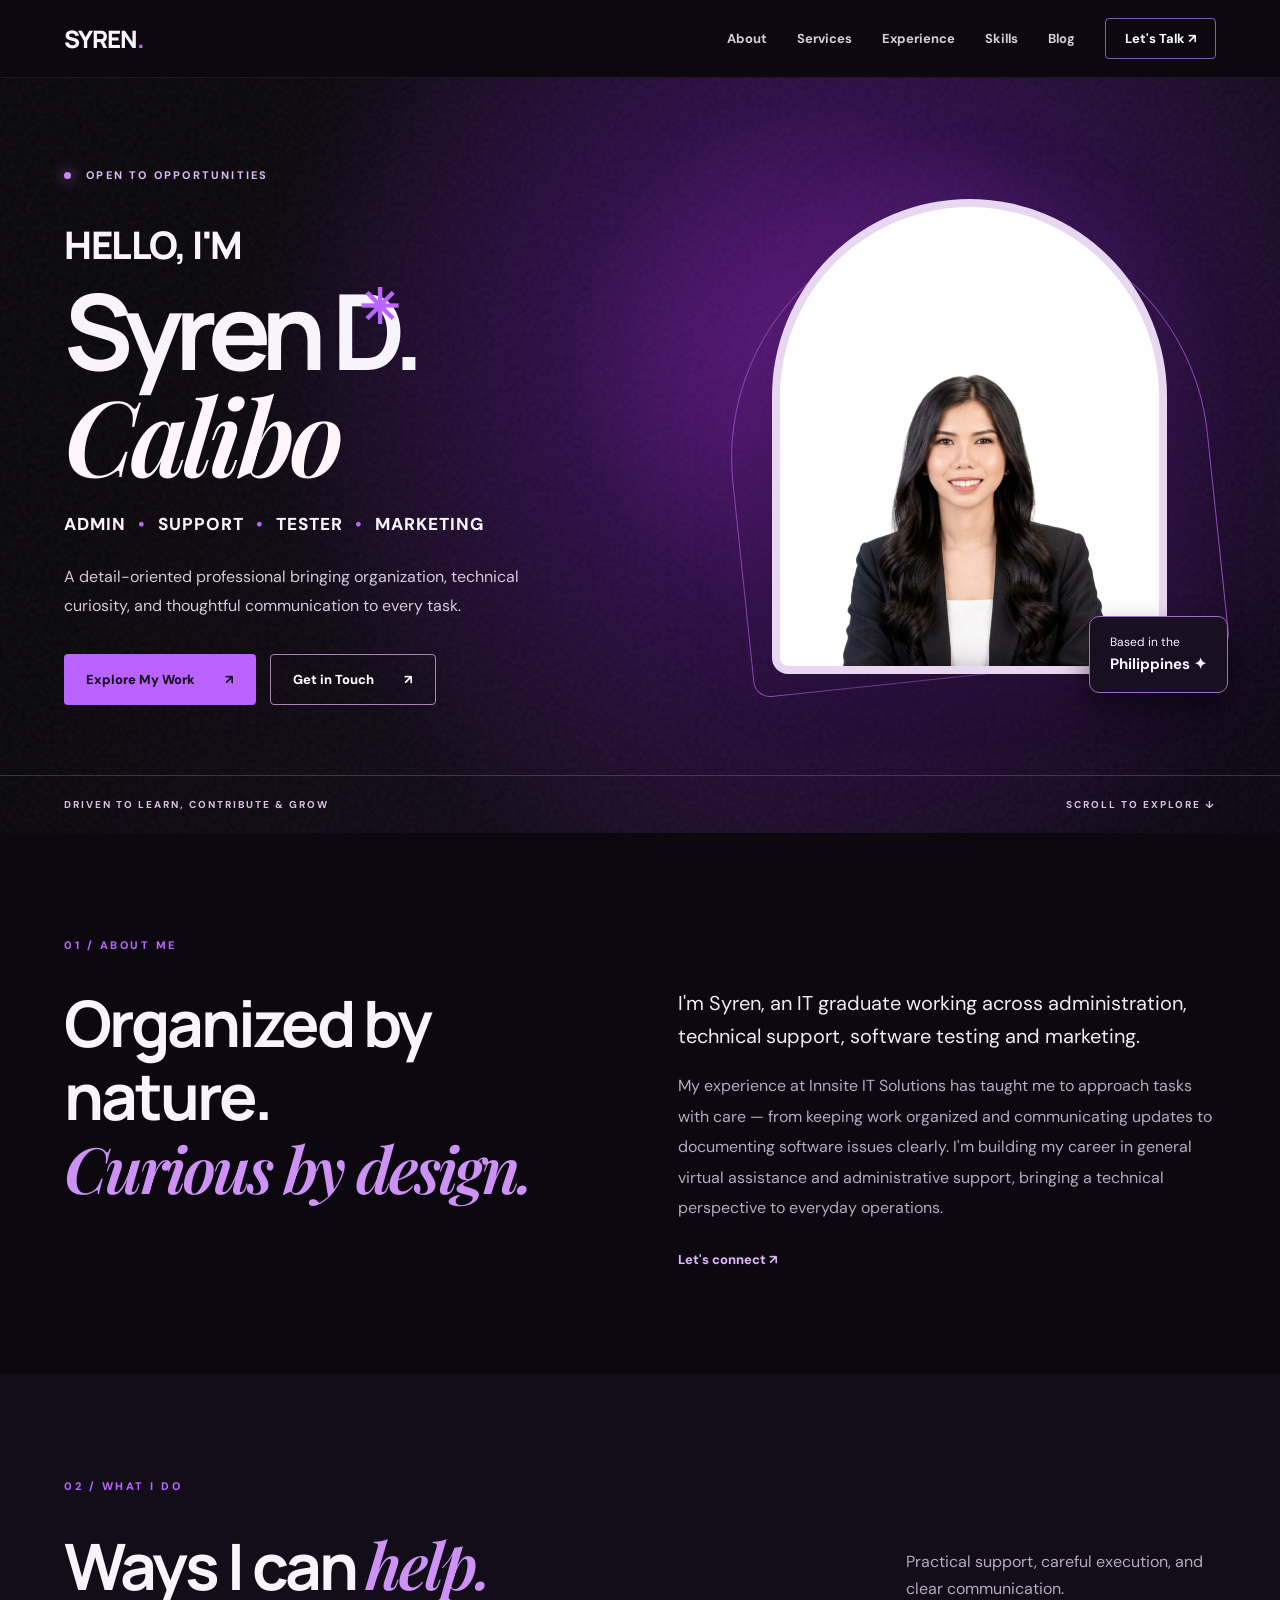
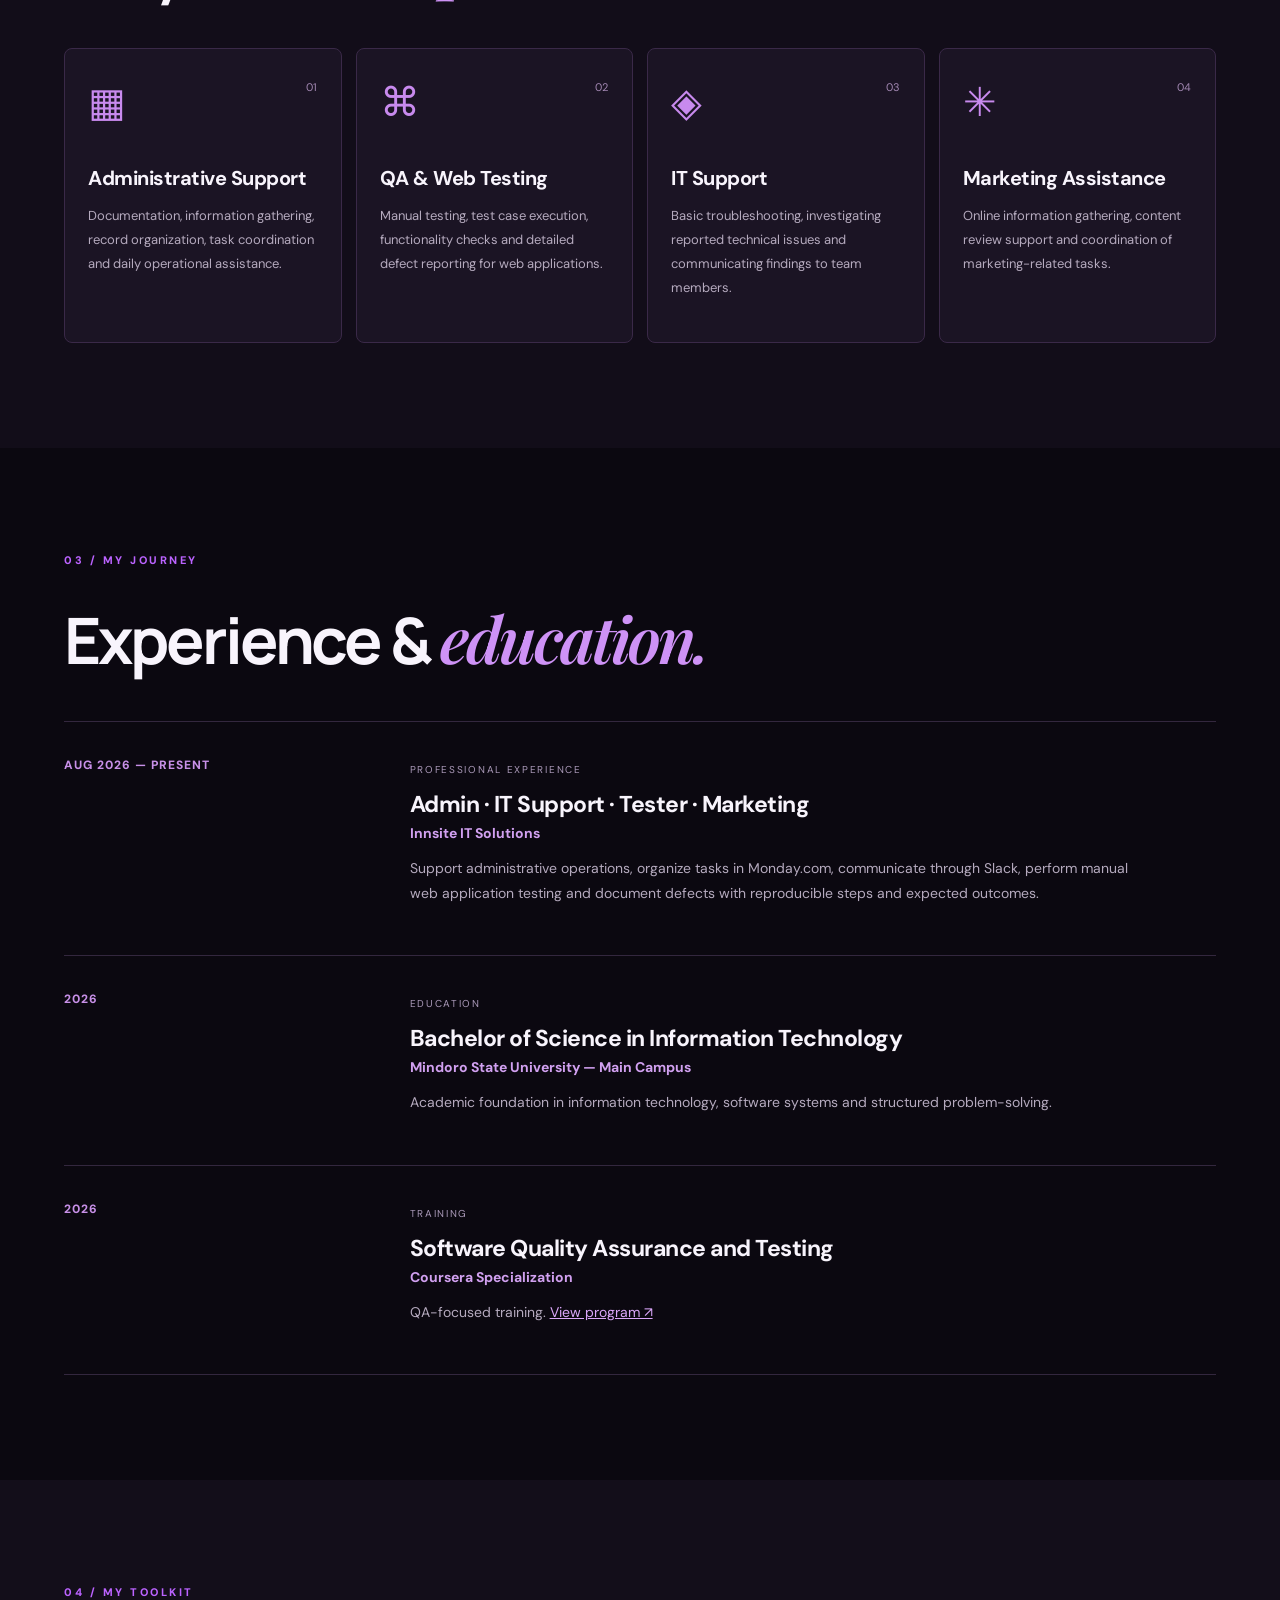
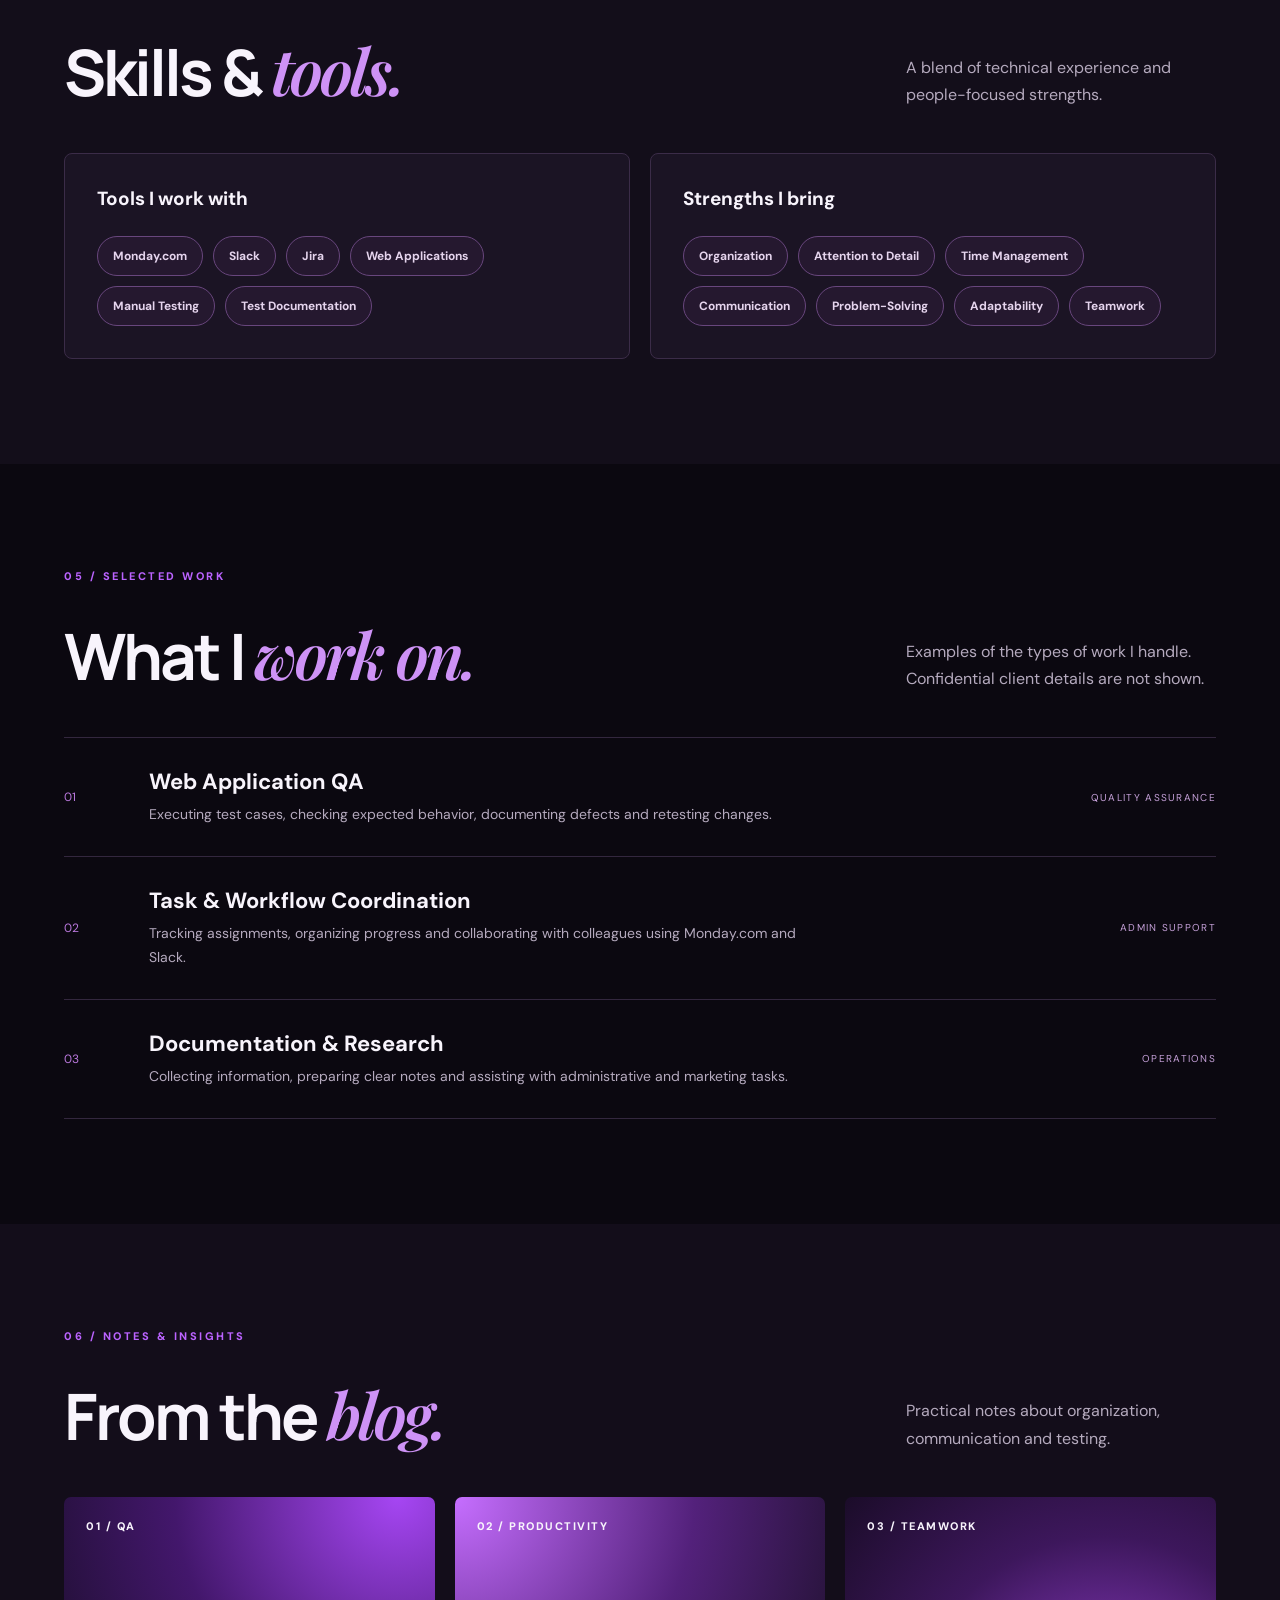
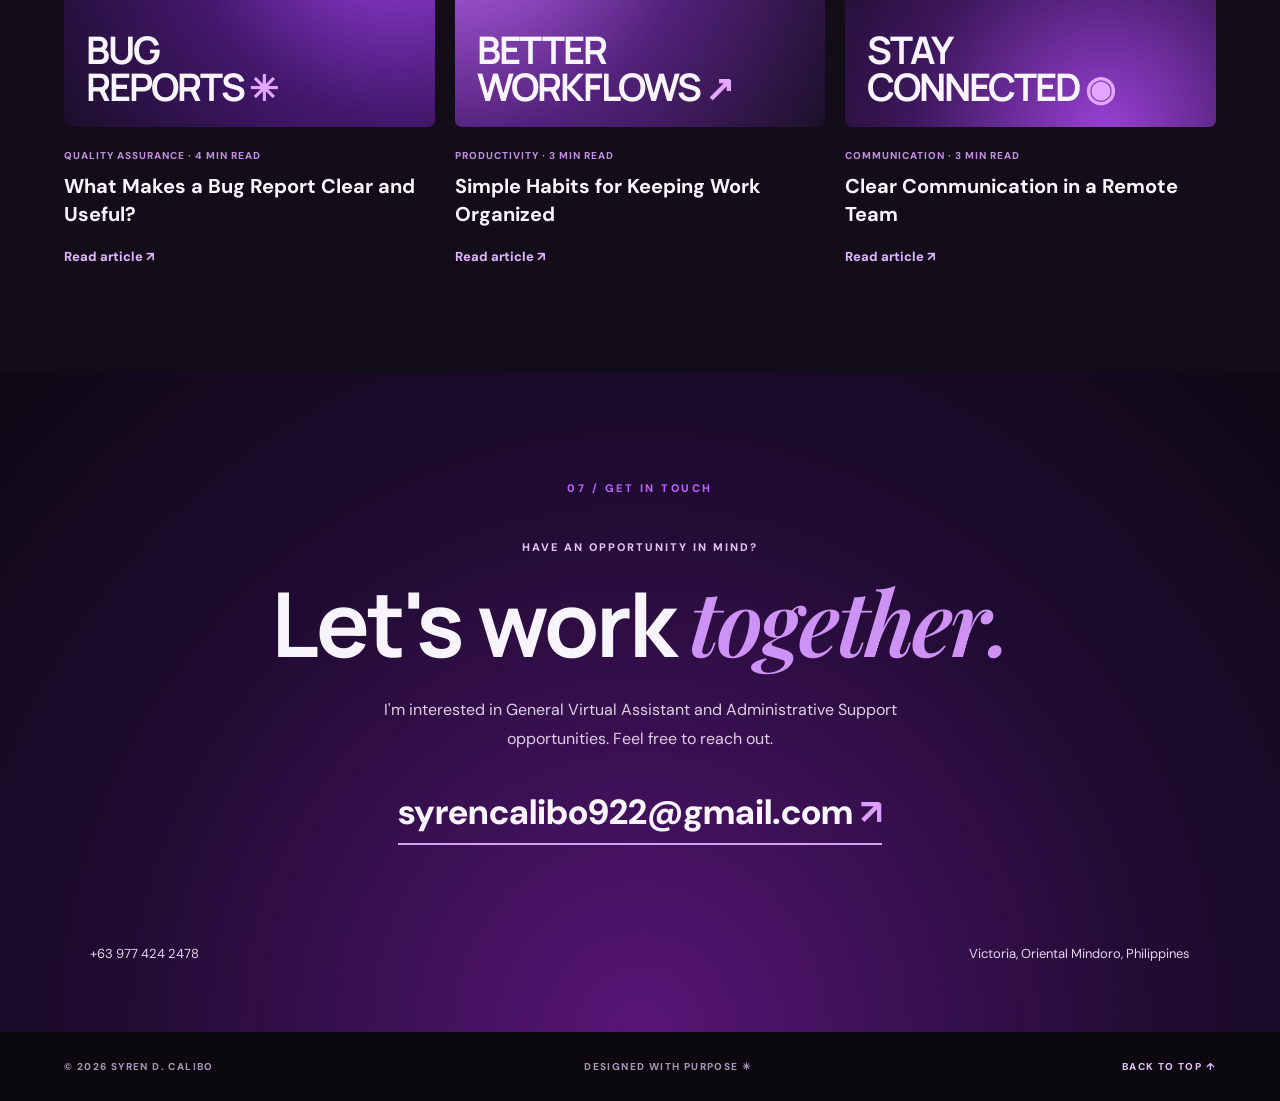
<file: index.html>
<!doctype html><html lang="en"><head><meta charset="utf-8"><meta name="viewport" content="width=device-width,initial-scale=1"><meta name="description" content="Syren D. Calibo — virtual assistant, administrative support, QA testing and IT support portfolio."><title>Syren D. Calibo | Portfolio</title><link rel="stylesheet" href="styles.css"></head><body>
<header class="site-header"><a class="brand" href="#home">SYREN<span>.</span></a><button class="menu-toggle" aria-label="Toggle navigation" aria-expanded="false">☰</button><nav id="nav"><a href="#about">About</a><a href="#services">Services</a><a href="#experience">Experience</a><a href="#skills">Skills</a><a href="#blog">Blog</a><a class="nav-cta" href="#contact">Let's Talk ↗</a></nav></header>
<main><section class="hero" id="home"><div class="hero-glow"></div><div class="hero-grid"><div class="hero-copy"><div class="eyebrow"><span class="status-dot"></span> OPEN TO OPPORTUNITIES</div><p class="hello">HELLO, I'M</p><h1>Syren D.<br><em>Calibo</em><span class="star">✳</span></h1><p class="roles">ADMIN <b>•</b> SUPPORT <b>•</b> TESTER <b>•</b> MARKETING</p><p class="hero-desc">A detail-oriented professional bringing organization, technical curiosity, and thoughtful communication to every task.</p><div class="hero-actions"><a class="btn primary" href="#work">Explore My Work <span>↗</span></a><a class="btn ghost" href="#contact">Get in Touch <span>↗</span></a></div></div><div class="hero-photo"><div class="photo-frame"><img src="assets/syren-profile.png" alt="Professional portrait of Syren D. Calibo"></div><div class="photo-badge">Based in the<br><strong>Philippines ✦</strong></div></div></div><div class="hero-footer"><span>DRIVEN TO LEARN, CONTRIBUTE & GROW</span><a href="#about">SCROLL TO EXPLORE ↓</a></div></section>
<section class="section about" id="about"><div class="section-label">01 / ABOUT ME</div><div class="about-grid"><h2>Organized by nature.<br><em>Curious by design.</em></h2><div><p class="lead">I'm Syren, an IT graduate working across administration, technical support, software testing and marketing.</p><p>My experience at Innsite IT Solutions has taught me to approach tasks with care — from keeping work organized and communicating updates to documenting software issues clearly. I'm building my career in general virtual assistance and administrative support, bringing a technical perspective to everyday operations.</p><a class="text-link" href="#contact">Let's connect <span>↗</span></a></div></div></section>
<section class="section services" id="services"><div class="section-label">02 / WHAT I DO</div><div class="section-heading"><h2>Ways I can <em>help.</em></h2><p>Practical support, careful execution, and clear communication.</p></div><div class="cards"><article class="service-card"><span class="card-icon">▦</span><span class="card-num">01</span><h3>Administrative Support</h3><p>Documentation, information gathering, record organization, task coordination and daily operational assistance.</p></article><article class="service-card"><span class="card-icon">⌘</span><span class="card-num">02</span><h3>QA & Web Testing</h3><p>Manual testing, test case execution, functionality checks and detailed defect reporting for web applications.</p></article><article class="service-card"><span class="card-icon">◈</span><span class="card-num">03</span><h3>IT Support</h3><p>Basic troubleshooting, investigating reported technical issues and communicating findings to team members.</p></article><article class="service-card"><span class="card-icon">✳</span><span class="card-num">04</span><h3>Marketing Assistance</h3><p>Online information gathering, content review support and coordination of marketing-related tasks.</p></article></div></section>
<section class="section experience" id="experience"><div class="section-label">03 / MY JOURNEY</div><div class="section-heading"><h2>Experience & <em>education.</em></h2></div><div class="timeline"><div class="timeline-item"><div class="timeline-date">AUG 2026 — PRESENT</div><div><span class="tiny-tag">PROFESSIONAL EXPERIENCE</span><h3>Admin · IT Support · Tester · Marketing</h3><h4>Innsite IT Solutions</h4><p>Support administrative operations, organize tasks in Monday.com, communicate through Slack, perform manual web application testing and document defects with reproducible steps and expected outcomes.</p></div></div><div class="timeline-item"><div class="timeline-date">2026</div><div><span class="tiny-tag">EDUCATION</span><h3>Bachelor of Science in Information Technology</h3><h4>Mindoro State University — Main Campus</h4><p>Academic foundation in information technology, software systems and structured problem-solving.</p></div></div><div class="timeline-item"><div class="timeline-date">2026</div><div><span class="tiny-tag">TRAINING</span><h3>Software Quality Assurance and Testing</h3><h4>Coursera Specialization</h4><p>QA-focused training. <a href="https://www.coursera.org/specializations/software-quality-assurance-testing" target="_blank" rel="noopener">View program ↗</a></p></div></div></div></section>
<section class="section skills" id="skills"><div class="section-label">04 / MY TOOLKIT</div><div class="section-heading"><h2>Skills & <em>tools.</em></h2><p>A blend of technical experience and people-focused strengths.</p></div><div class="skill-layout"><div class="skill-panel"><h3>Tools I work with</h3><div class="pills"><span>Monday.com</span><span>Slack</span><span>Jira</span><span>Web Applications</span><span>Manual Testing</span><span>Test Documentation</span></div></div><div class="skill-panel"><h3>Strengths I bring</h3><div class="pills"><span>Organization</span><span>Attention to Detail</span><span>Time Management</span><span>Communication</span><span>Problem-Solving</span><span>Adaptability</span><span>Teamwork</span></div></div></div></section>
<section class="section work" id="work"><div class="section-label">05 / SELECTED WORK</div><div class="section-heading"><h2>What I <em>work on.</em></h2><p>Examples of the types of work I handle. Confidential client details are not shown.</p></div><div class="work-list"><article><span>01</span><div><h3>Web Application QA</h3><p>Executing test cases, checking expected behavior, documenting defects and retesting changes.</p></div><span class="work-type">QUALITY ASSURANCE</span></article><article><span>02</span><div><h3>Task & Workflow Coordination</h3><p>Tracking assignments, organizing progress and collaborating with colleagues using Monday.com and Slack.</p></div><span class="work-type">ADMIN SUPPORT</span></article><article><span>03</span><div><h3>Documentation & Research</h3><p>Collecting information, preparing clear notes and assisting with administrative and marketing tasks.</p></div><span class="work-type">OPERATIONS</span></article></div></section>
<section class="section blog" id="blog"><div class="section-label">06 / NOTES & INSIGHTS</div><div class="section-heading"><h2>From the <em>blog.</em></h2><p>Practical notes about organization, communication and testing.</p></div><div class="blog-grid"><a class="blog-card" href="blog/clear-bug-reports.html"><div class="blog-art art-one"><span>01 / QA</span><strong>BUG<br>REPORTS<span>✳</span></strong></div><div class="blog-meta">QUALITY ASSURANCE · 4 MIN READ</div><h3>What Makes a Bug Report Clear and Useful?</h3><span class="text-link">Read article ↗</span></a><a class="blog-card" href="blog/organized-workflows.html"><div class="blog-art art-two"><span>02 / PRODUCTIVITY</span><strong>BETTER<br>WORKFLOWS<span>↗</span></strong></div><div class="blog-meta">PRODUCTIVITY · 3 MIN READ</div><h3>Simple Habits for Keeping Work Organized</h3><span class="text-link">Read article ↗</span></a><a class="blog-card" href="blog/remote-communication.html"><div class="blog-art art-three"><span>03 / TEAMWORK</span><strong>STAY<br>CONNECTED<span>◉</span></strong></div><div class="blog-meta">COMMUNICATION · 3 MIN READ</div><h3>Clear Communication in a Remote Team</h3><span class="text-link">Read article ↗</span></a></div></section>
<section class="contact" id="contact"><div class="contact-glow"></div><div class="section-label">07 / GET IN TOUCH</div><p class="contact-overline">HAVE AN OPPORTUNITY IN MIND?</p><h2>Let's work <em>together.</em></h2><p>I'm interested in General Virtual Assistant and Administrative Support opportunities. Feel free to reach out.</p><a class="contact-email" href="mailto:syrencalibo922@gmail.com">syrencalibo922@gmail.com <span>↗</span></a><div class="contact-bottom"><a href="tel:+639774242478">+63 977 424 2478</a><span>Victoria, Oriental Mindoro, Philippines</span></div></section></main><footer><span>© <span id="year"></span> SYREN D. CALIBO</span><span>DESIGNED WITH PURPOSE ✳</span><a href="#home">BACK TO TOP ↑</a></footer><script src="script.js"></script></body></html>
</file>
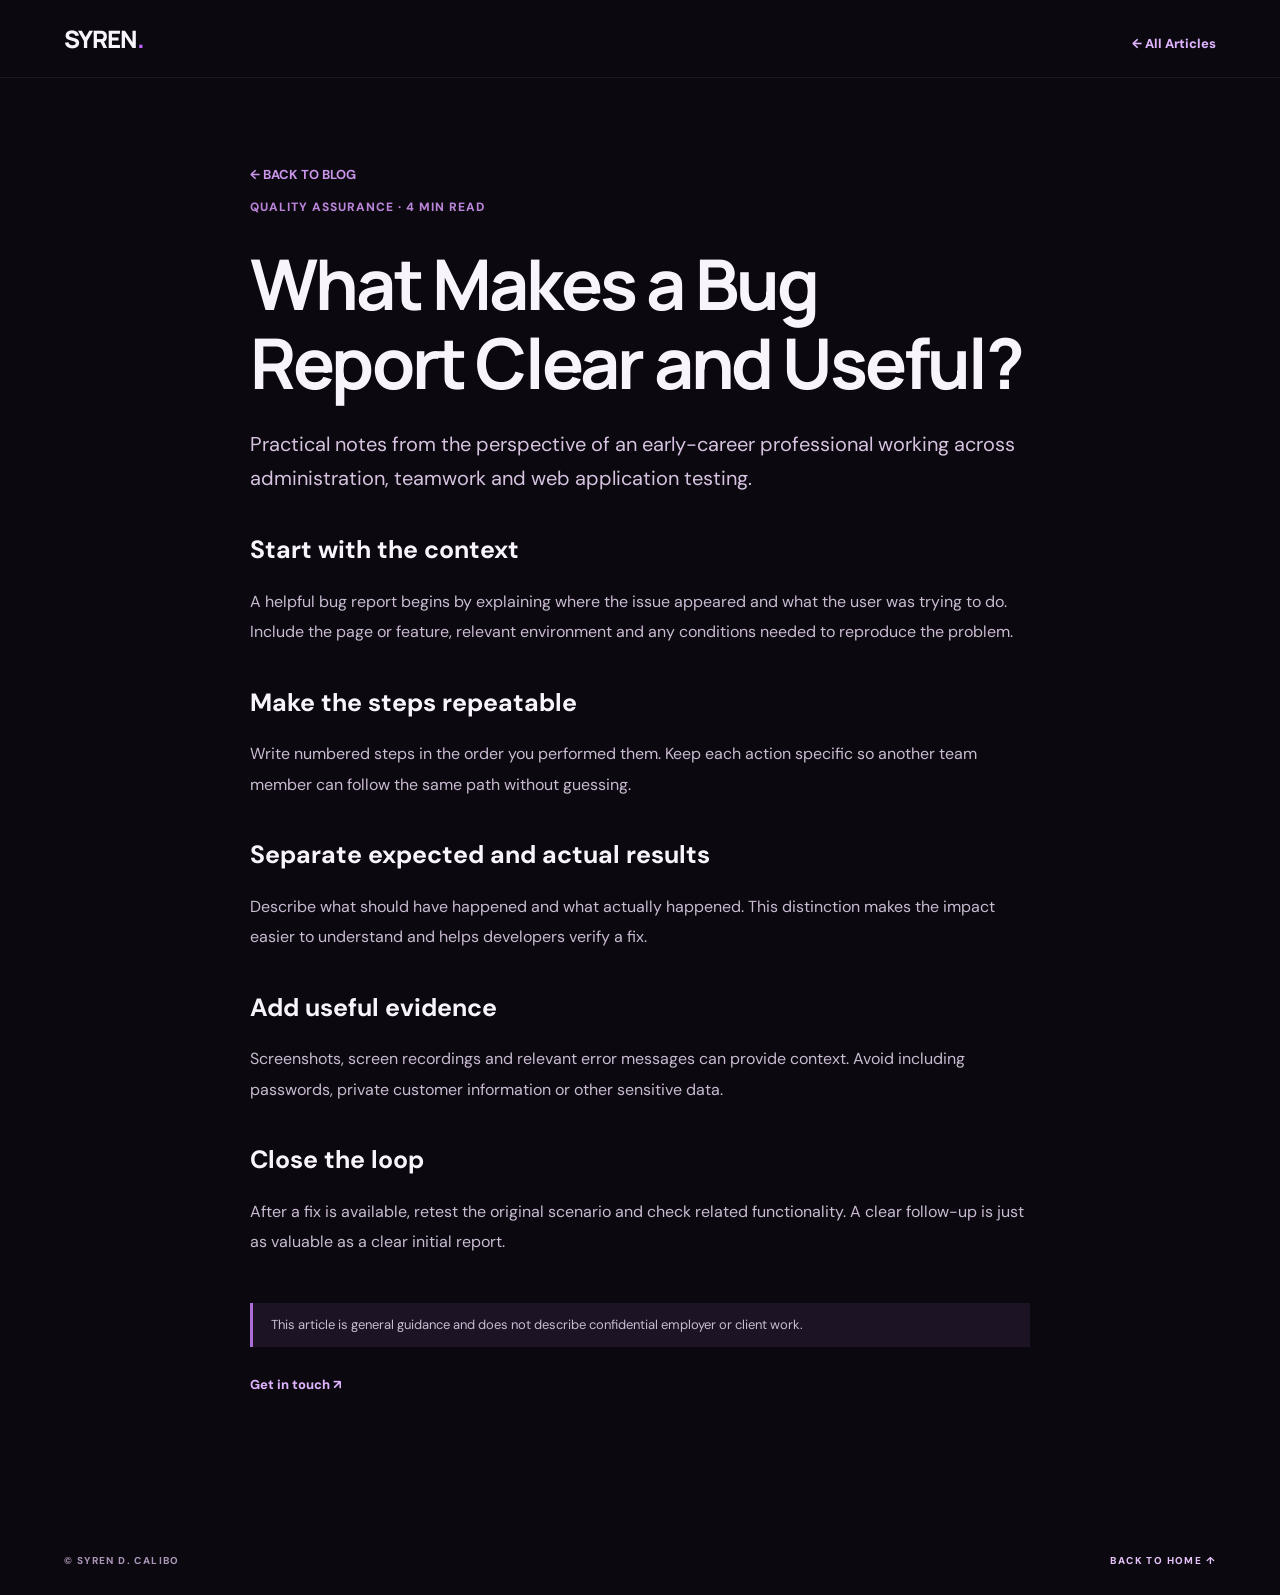
<file: blog/clear-bug-reports.html>
<!doctype html><html lang="en"><head><meta charset="utf-8"><meta name="viewport" content="width=device-width,initial-scale=1"><meta name="description" content="What Makes a Bug Report Clear and Useful?"><title>What Makes a Bug Report Clear and Useful? | Syren Calibo</title><link rel="stylesheet" href="../styles.css"></head><body><header class="site-header"><a class="brand" href="../index.html">SYREN<span>.</span></a><a class="text-link" href="../index.html#blog">← All Articles</a></header><main class="article-page"><a class="back" href="../index.html#blog">← BACK TO BLOG</a><p class="article-meta">QUALITY ASSURANCE · 4 MIN READ</p><h1>What Makes a Bug Report Clear and Useful?</h1><p class="intro">Practical notes from the perspective of an early-career professional working across administration, teamwork and web application testing.</p><h2>Start with the context</h2><p>A helpful bug report begins by explaining where the issue appeared and what the user was trying to do. Include the page or feature, relevant environment and any conditions needed to reproduce the problem.</p><h2>Make the steps repeatable</h2><p>Write numbered steps in the order you performed them. Keep each action specific so another team member can follow the same path without guessing.</p><h2>Separate expected and actual results</h2><p>Describe what should have happened and what actually happened. This distinction makes the impact easier to understand and helps developers verify a fix.</p><h2>Add useful evidence</h2><p>Screenshots, screen recordings and relevant error messages can provide context. Avoid including passwords, private customer information or other sensitive data.</p><h2>Close the loop</h2><p>After a fix is available, retest the original scenario and check related functionality. A clear follow-up is just as valuable as a clear initial report.</p><p class="disclaimer">This article is general guidance and does not describe confidential employer or client work.</p><p><a class="text-link" href="../index.html#contact">Get in touch ↗</a></p></main><footer><span>© SYREN D. CALIBO</span><a href="../index.html">BACK TO HOME ↑</a></footer></body></html>
</file>
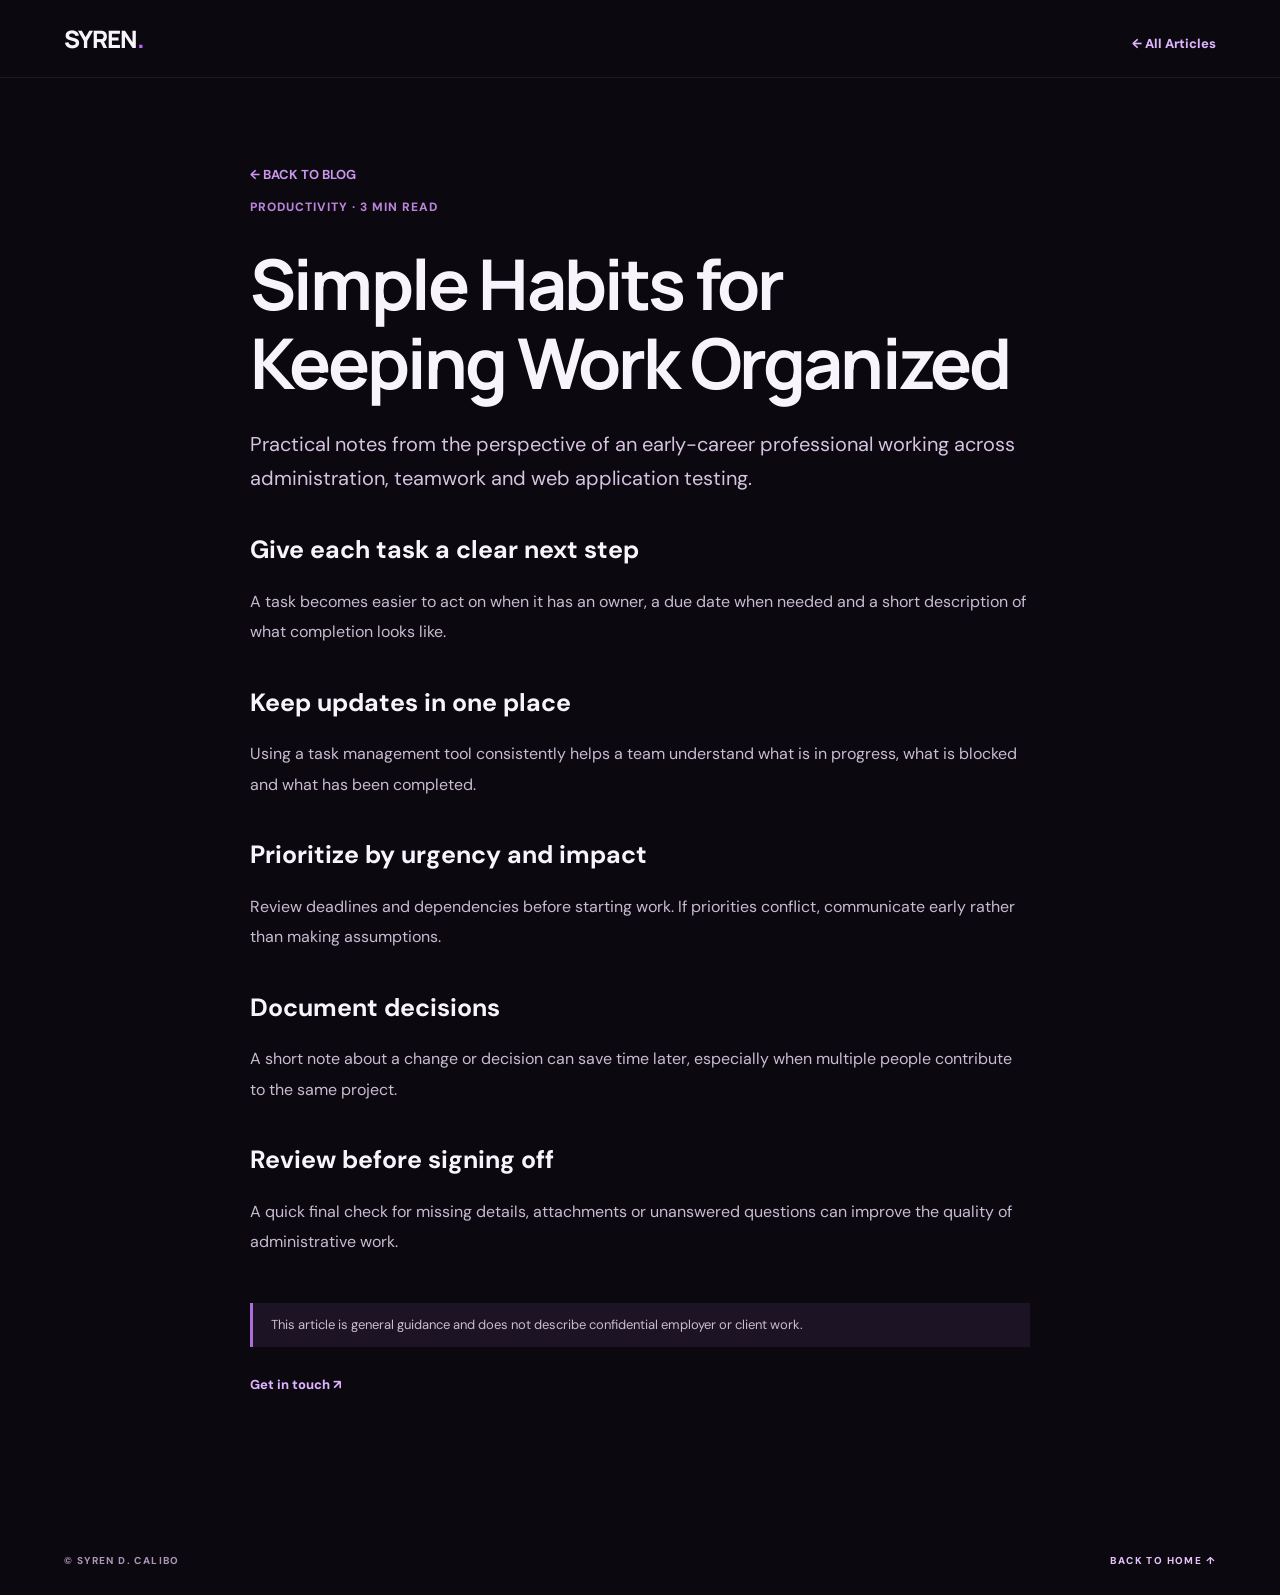
<file: blog/organized-workflows.html>
<!doctype html><html lang="en"><head><meta charset="utf-8"><meta name="viewport" content="width=device-width,initial-scale=1"><meta name="description" content="Simple Habits for Keeping Work Organized"><title>Simple Habits for Keeping Work Organized | Syren Calibo</title><link rel="stylesheet" href="../styles.css"></head><body><header class="site-header"><a class="brand" href="../index.html">SYREN<span>.</span></a><a class="text-link" href="../index.html#blog">← All Articles</a></header><main class="article-page"><a class="back" href="../index.html#blog">← BACK TO BLOG</a><p class="article-meta">PRODUCTIVITY · 3 MIN READ</p><h1>Simple Habits for Keeping Work Organized</h1><p class="intro">Practical notes from the perspective of an early-career professional working across administration, teamwork and web application testing.</p><h2>Give each task a clear next step</h2><p>A task becomes easier to act on when it has an owner, a due date when needed and a short description of what completion looks like.</p><h2>Keep updates in one place</h2><p>Using a task management tool consistently helps a team understand what is in progress, what is blocked and what has been completed.</p><h2>Prioritize by urgency and impact</h2><p>Review deadlines and dependencies before starting work. If priorities conflict, communicate early rather than making assumptions.</p><h2>Document decisions</h2><p>A short note about a change or decision can save time later, especially when multiple people contribute to the same project.</p><h2>Review before signing off</h2><p>A quick final check for missing details, attachments or unanswered questions can improve the quality of administrative work.</p><p class="disclaimer">This article is general guidance and does not describe confidential employer or client work.</p><p><a class="text-link" href="../index.html#contact">Get in touch ↗</a></p></main><footer><span>© SYREN D. CALIBO</span><a href="../index.html">BACK TO HOME ↑</a></footer></body></html>
</file>
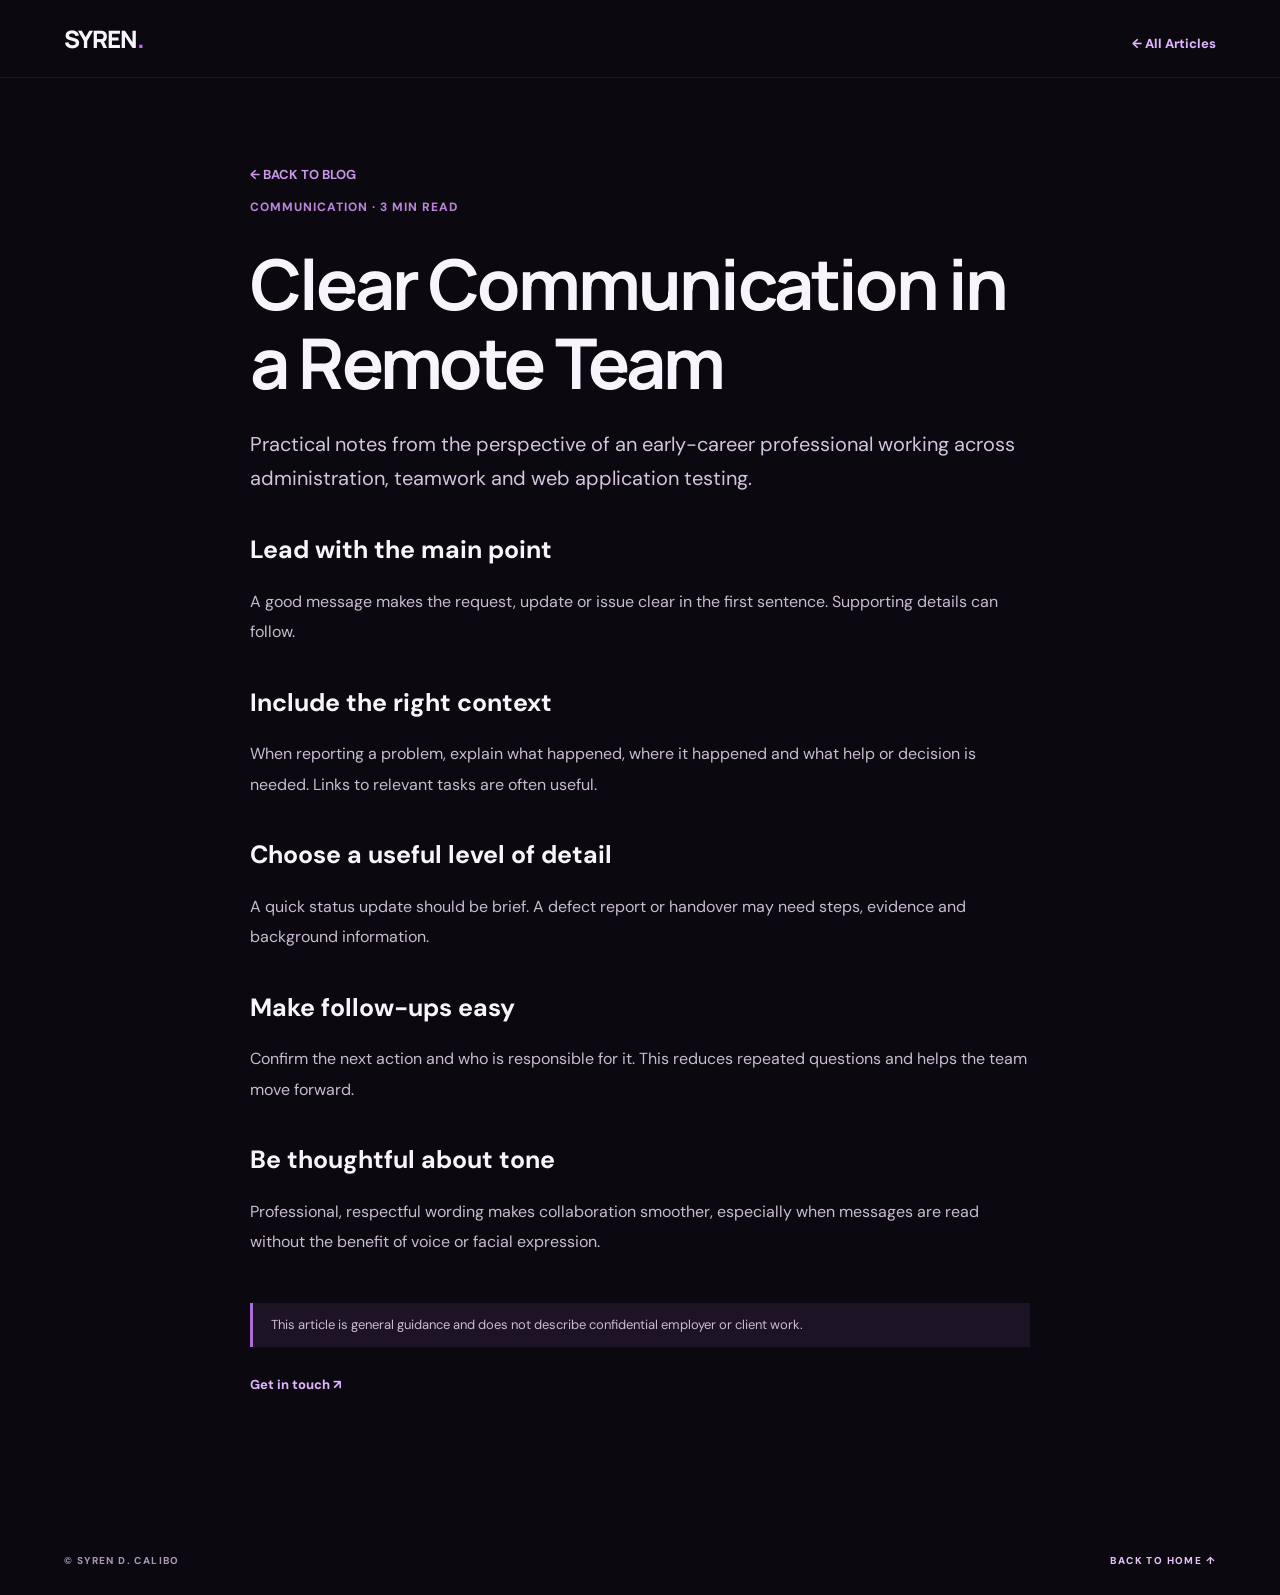
<file: blog/remote-communication.html>
<!doctype html><html lang="en"><head><meta charset="utf-8"><meta name="viewport" content="width=device-width,initial-scale=1"><meta name="description" content="Clear Communication in a Remote Team"><title>Clear Communication in a Remote Team | Syren Calibo</title><link rel="stylesheet" href="../styles.css"></head><body><header class="site-header"><a class="brand" href="../index.html">SYREN<span>.</span></a><a class="text-link" href="../index.html#blog">← All Articles</a></header><main class="article-page"><a class="back" href="../index.html#blog">← BACK TO BLOG</a><p class="article-meta">COMMUNICATION · 3 MIN READ</p><h1>Clear Communication in a Remote Team</h1><p class="intro">Practical notes from the perspective of an early-career professional working across administration, teamwork and web application testing.</p><h2>Lead with the main point</h2><p>A good message makes the request, update or issue clear in the first sentence. Supporting details can follow.</p><h2>Include the right context</h2><p>When reporting a problem, explain what happened, where it happened and what help or decision is needed. Links to relevant tasks are often useful.</p><h2>Choose a useful level of detail</h2><p>A quick status update should be brief. A defect report or handover may need steps, evidence and background information.</p><h2>Make follow-ups easy</h2><p>Confirm the next action and who is responsible for it. This reduces repeated questions and helps the team move forward.</p><h2>Be thoughtful about tone</h2><p>Professional, respectful wording makes collaboration smoother, especially when messages are read without the benefit of voice or facial expression.</p><p class="disclaimer">This article is general guidance and does not describe confidential employer or client work.</p><p><a class="text-link" href="../index.html#contact">Get in touch ↗</a></p></main><footer><span>© SYREN D. CALIBO</span><a href="../index.html">BACK TO HOME ↑</a></footer></body></html>
</file>
<file: styles.css>
@import url('https://fonts.googleapis.com/css2?family=DM+Sans:wght@400;500;600;700;800&family=Manrope:wght@400;500;600;700;800&family=Playfair+Display:ital,wght@1,600;1,700&display=swap');
:root{--bg:#0b0810;--surface:#15101d;--surface2:#1c1426;--text:#f8f4fc;--muted:#b5aabe;--purple:#bb63ff;--purple2:#7b2bc8;--line:#33273e}*{box-sizing:border-box}html{scroll-behavior:smooth}body{margin:0;background:var(--bg);color:var(--text);font-family:'DM Sans',Arial,sans-serif;-webkit-font-smoothing:antialiased}a{color:inherit;text-decoration:none}button{font:inherit}.site-header{height:78px;padding:0 max(5%,calc((100vw - 1320px)/2));display:flex;align-items:center;justify-content:space-between;position:relative;z-index:5;background:#0b0810e8;border-bottom:1px solid #ffffff12}.brand{font-family:Manrope,sans-serif;font-size:24px;font-weight:800;letter-spacing:-1px}.brand span{color:var(--purple)}nav{display:flex;align-items:center;gap:30px}nav a{font-size:13px;font-weight:700;color:#d6cddd;transition:.2s}nav a:hover,.text-link:hover{color:var(--purple)}nav .nav-cta{border:1px solid #9254bb;padding:11px 19px;border-radius:4px;color:white}.menu-toggle{display:none}.hero{position:relative;overflow:hidden;min-height:700px;background:radial-gradient(ellipse 45% 75% at 65% 38%,#671a8b 0%,#2c0d45 48%,transparent 100%),linear-gradient(110deg,#09070b 17%,#150b1d 64%,#0a0610)}.hero:before{content:'';position:absolute;inset:0;pointer-events:none;opacity:.19;background-image:url("data:image/svg+xml,%3Csvg viewBox='0 0 180 180' xmlns='http://www.w3.org/2000/svg'%3E%3Cfilter id='n'%3E%3CfeTurbulence type='fractalNoise' baseFrequency='.9' numOctaves='3' stitchTiles='stitch'/%3E%3C/filter%3E%3Crect width='100%25' height='100%25' filter='url(%23n)' opacity='.3'/%3E%3C/svg%3E")}.hero-grid{position:relative;z-index:1;max-width:1320px;margin:auto;padding:90px 5% 70px;display:grid;grid-template-columns:1.1fr .9fr;align-items:center;gap:55px}.eyebrow{font-size:11px;letter-spacing:2.2px;font-weight:800;color:#d9b7f3;margin-bottom:36px}.status-dot{display:inline-block;width:7px;height:7px;background:#c789f7;border-radius:50%;margin-right:10px;box-shadow:0 0 14px #d27bff}.hello{font-family:Manrope,sans-serif;font-weight:800;font-size:clamp(22px,3vw,38px);margin:0;letter-spacing:-1.4px}.hero h1{font-family:Manrope,sans-serif;font-size:clamp(72px,8.2vw,128px);letter-spacing:-8px;line-height:.99;margin:8px 0 24px;position:relative}.hero h1 em{font-family:'Playfair Display',Georgia,serif;font-weight:600;letter-spacing:-5px;color:#fff5fa}.star{font-size:48px;color:var(--purple);position:absolute;top:4px;margin-left:20px;letter-spacing:0}.roles{font-weight:800;letter-spacing:1px;font-size:clamp(12px,1.35vw,18px);white-space:nowrap}.roles b{color:var(--purple);margin:0 7px}.hero-desc{color:#d4c8da;max-width:520px;line-height:1.8;font-size:16px;margin:28px 0 34px}.hero-actions{display:flex;gap:14px;flex-wrap:wrap}.btn{display:inline-flex;align-items:center;justify-content:space-between;gap:30px;padding:16px 22px;border-radius:4px;font-size:13px;font-weight:800;transition:transform .2s}.btn:hover{transform:translateY(-3px)}.btn.primary{background:var(--purple);color:#130b1c}.btn.ghost{border:1px solid #a983bc;color:white}.hero-photo{height:525px;position:relative;display:flex;align-items:center;justify-content:center}.hero-photo:before{content:'';position:absolute;inset:45px 8px 24px 8px;border:1px solid #9e52c6;border-radius:260px 260px 18px 18px;transform:rotate(-6deg)}.photo-frame{position:relative;width:min(100%,395px);height:475px;overflow:hidden;border-radius:220px 220px 18px 18px;background:#eee8f1;border:8px solid #d39af33b;box-shadow:0 22px 90px #0008,0 0 75px #a63be74d}.photo-frame img{width:100%;height:100%;object-fit:cover;object-position:center 30%}.photo-badge{position:absolute;bottom:6px;right:-12px;background:#180f21;border:1px solid #a76aca;border-radius:10px;padding:16px 20px;font-size:12px;line-height:1.6;box-shadow:0 15px 30px #0008}.photo-badge strong{font-size:15px}.hero-footer{position:relative;z-index:1;display:flex;justify-content:space-between;padding:22px 5%;border-top:1px solid #ffffff2a;font-size:10px;font-weight:800;letter-spacing:2px;color:#d7bddf}.section{max-width:1320px;margin:auto;padding:105px 5%}.section-label{font-size:11px;letter-spacing:2.5px;font-weight:800;color:var(--purple);margin-bottom:35px}.section h2,.contact h2{font-family:Manrope,sans-serif;font-size:clamp(38px,5vw,68px);letter-spacing:-3px;line-height:1.13;margin:0}.section h2 em,.contact h2 em{font-family:'Playfair Display',Georgia,serif;color:#ce92f6;font-weight:600}.about-grid{display:grid;grid-template-columns:1fr 1fr;gap:75px}.about-grid p{color:var(--muted);line-height:1.9;margin:0 0 18px}.about-grid .lead{font-size:20px;color:#f1e9f6;line-height:1.65}.text-link{display:inline-block;color:#dfb4ff;font-size:13px;font-weight:800;margin-top:10px}.section-heading{display:flex;justify-content:space-between;align-items:end;gap:30px;margin-bottom:45px}.section-heading p{max-width:310px;color:var(--muted);line-height:1.7;margin:0}.services{max-width:none;background:#120d19;padding-left:max(5%,calc((100vw - 1320px)/2));padding-right:max(5%,calc((100vw - 1320px)/2))}.cards{display:grid;grid-template-columns:repeat(4,1fr);gap:14px}.service-card{min-height:295px;background:#1b1424;border:1px solid #3a2948;border-radius:8px;padding:27px 23px;position:relative;transition:transform .2s,border-color .2s}.service-card:hover{transform:translateY(-5px);border-color:var(--purple)}.card-icon{font-size:40px;color:#c88aee}.card-num{position:absolute;right:24px;top:31px;font-size:11px;color:#a388b3}.service-card h3{font-size:20px;letter-spacing:-.5px;margin:37px 0 12px}.service-card p{color:var(--muted);font-size:13px;line-height:1.85}.timeline{border-top:1px solid var(--line)}.timeline-item{display:grid;grid-template-columns:30% 70%;padding:35px 0;border-bottom:1px solid var(--line)}.timeline-date{font-size:12px;font-weight:800;letter-spacing:1px;color:#c890e8}.tiny-tag{font-size:10px;letter-spacing:1.7px;color:#ab9ab9}.timeline-item h3{font-size:23px;letter-spacing:-.5px;margin:11px 0 5px}.timeline-item h4{font-size:14px;color:#d1a0f0;margin:0 0 12px}.timeline-item p{font-size:14px;color:var(--muted);max-width:730px;line-height:1.8}.timeline-item a{color:#dba7fa;text-decoration:underline}.skills{max-width:none;background:#130e1a;padding-left:max(5%,calc((100vw - 1320px)/2));padding-right:max(5%,calc((100vw - 1320px)/2))}.skill-layout{display:grid;grid-template-columns:1fr 1fr;gap:20px}.skill-panel{border:1px solid #3b2c48;background:#1b1424;border-radius:8px;padding:32px}.skill-panel h3{margin:0 0 25px;font-size:19px}.pills{display:flex;gap:10px;flex-wrap:wrap}.pills span{border:1px solid #68467d;background:#25182f;color:#e5d4ed;border-radius:100px;padding:11px 15px;font-size:12px;font-weight:700}.work-list{border-top:1px solid var(--line)}.work-list article{display:grid;grid-template-columns:70px 1fr 180px;gap:15px;align-items:center;border-bottom:1px solid var(--line);padding:29px 0}.work-list article>span:first-child{color:#ba78dd;font-size:12px}.work-list h3{font-size:22px;margin:0 0 7px}.work-list p{color:var(--muted);font-size:14px;line-height:1.7;max-width:670px;margin:0}.work-type{font-size:10px;color:#c5a0d8;text-align:right;letter-spacing:1.3px}.blog{max-width:none;background:#130d1a;padding-left:max(5%,calc((100vw - 1320px)/2));padding-right:max(5%,calc((100vw - 1320px)/2))}.blog-grid{display:grid;grid-template-columns:repeat(3,1fr);gap:20px}.blog-card{display:block}.blog-art{height:230px;border-radius:7px;padding:22px;display:flex;flex-direction:column;justify-content:space-between;overflow:hidden}.blog-art>span{font-size:11px;letter-spacing:1.5px;font-weight:800}.blog-art strong{font-family:Manrope,sans-serif;font-size:38px;line-height:.95;letter-spacing:-2px}.blog-art strong span{font-size:35px;color:#e4a7ff;margin-left:5px}.art-one{background:radial-gradient(circle at 90% 0,#a646f3,#43176c 55%,#1b0e2b)}.art-two{background:radial-gradient(circle at 0 0,#c66eff,#53217b 55%,#1d102b)}.art-three{background:radial-gradient(circle at 70% 100%,#9740d3,#3d175c 55%,#1b0c29)}.blog-meta{font-size:10px;letter-spacing:1px;color:#c18ee0;margin-top:22px;font-weight:800}.blog-card h3{font-size:20px;line-height:1.4;margin:10px 0}.blog-card:hover h3{color:#d7a5f5}.contact{position:relative;overflow:hidden;text-align:center;padding:110px 5% 70px;background:radial-gradient(ellipse at 50% 100%,#581577,#200b32 58%,#0e0915)}.contact>*{position:relative}.contact .section-label{margin-bottom:45px}.contact-overline{font-size:11px;letter-spacing:2px;font-weight:800;color:#e3c2f5}.contact h2{font-size:clamp(48px,7vw,95px);margin:15px 0 23px}.contact>p:not(.contact-overline){max-width:520px;margin:0 auto 35px;color:#e0cfe7;line-height:1.8}.contact-email{font-size:clamp(17px,3vw,35px);font-weight:800;border-bottom:2px solid #d4a0f1;padding-bottom:8px;display:inline-block;overflow-wrap:anywhere}.contact-email span{color:#dc9dff}.contact-bottom{margin:100px auto 0;display:flex;gap:20px;justify-content:space-between;max-width:1100px;color:#e6d5ee;font-size:13px}footer{display:flex;justify-content:space-between;gap:15px;padding:28px 5%;font-size:10px;letter-spacing:1.4px;color:#a995b5;font-weight:800}footer a{color:#e5c2f8}.article-page{max-width:830px;margin:0 auto;padding:85px 25px 110px}.article-page .back{color:#c996ea;font-size:13px;font-weight:700}.article-page h1{font-family:Manrope,sans-serif;font-size:clamp(40px,6vw,70px);letter-spacing:-2.8px;line-height:1.13;margin:25px 0}.article-page .intro{font-size:20px;color:#d6c3df;line-height:1.7}.article-page .article-meta{color:#ba84d9;font-size:12px;letter-spacing:1px;font-weight:800}.article-page h2{font-size:25px;margin-top:38px}.article-page p,.article-page li{color:#c9bbd0;font-size:16px;line-height:1.9}.article-page ul{padding-left:25px}.article-page .disclaimer{border-left:3px solid #ad6cd7;padding:10px 18px;background:#1c1424;font-size:13px;margin-top:45px}@media(max-width:1000px){.hero-grid{gap:20px}.hero h1{font-size:80px;letter-spacing:-5px}.photo-frame{height:410px}.hero-photo{height:470px}.cards{grid-template-columns:repeat(2,1fr)}.blog-art strong{font-size:30px}}@media(max-width:720px){.site-header{height:65px;padding:0 6%}.menu-toggle{display:block;background:none;border:0;color:white;font-size:27px;cursor:pointer}nav{display:none;position:absolute;top:65px;left:0;right:0;background:#160e20;padding:22px 6%;flex-direction:column;align-items:stretch;gap:20px;border-bottom:1px solid #60406f}nav.open{display:flex}.hero-grid{padding:58px 6% 50px;grid-template-columns:1fr}.hero h1{font-size:clamp(64px,15vw,100px);letter-spacing:-5px}.hero h1 em{letter-spacing:-4px}.star{font-size:27px;margin-left:5px}.hero-photo{height:420px;margin-top:20px}.photo-frame{height:390px;width:310px}.photo-badge{right:0}.hero-footer{padding:20px 6%;gap:15px;font-size:9px}.hero-footer span{max-width:50%}.section{padding:75px 6%}.services,.skills,.blog{padding-left:6%;padding-right:6%}.about-grid,.skill-layout{grid-template-columns:1fr;gap:25px}.section-heading{display:block}.section-heading p{margin-top:18px}.cards,.blog-grid{grid-template-columns:1fr}.service-card{min-height:220px}.timeline-item{grid-template-columns:1fr;gap:15px}.work-list article{grid-template-columns:35px 1fr}.work-type{grid-column:2;text-align:left}.contact{padding:85px 6% 55px}.contact-bottom{margin-top:70px;flex-direction:column}footer{flex-wrap:wrap;justify-content:center;text-align:center}.roles{white-space:normal;line-height:1.7}}
</file>
